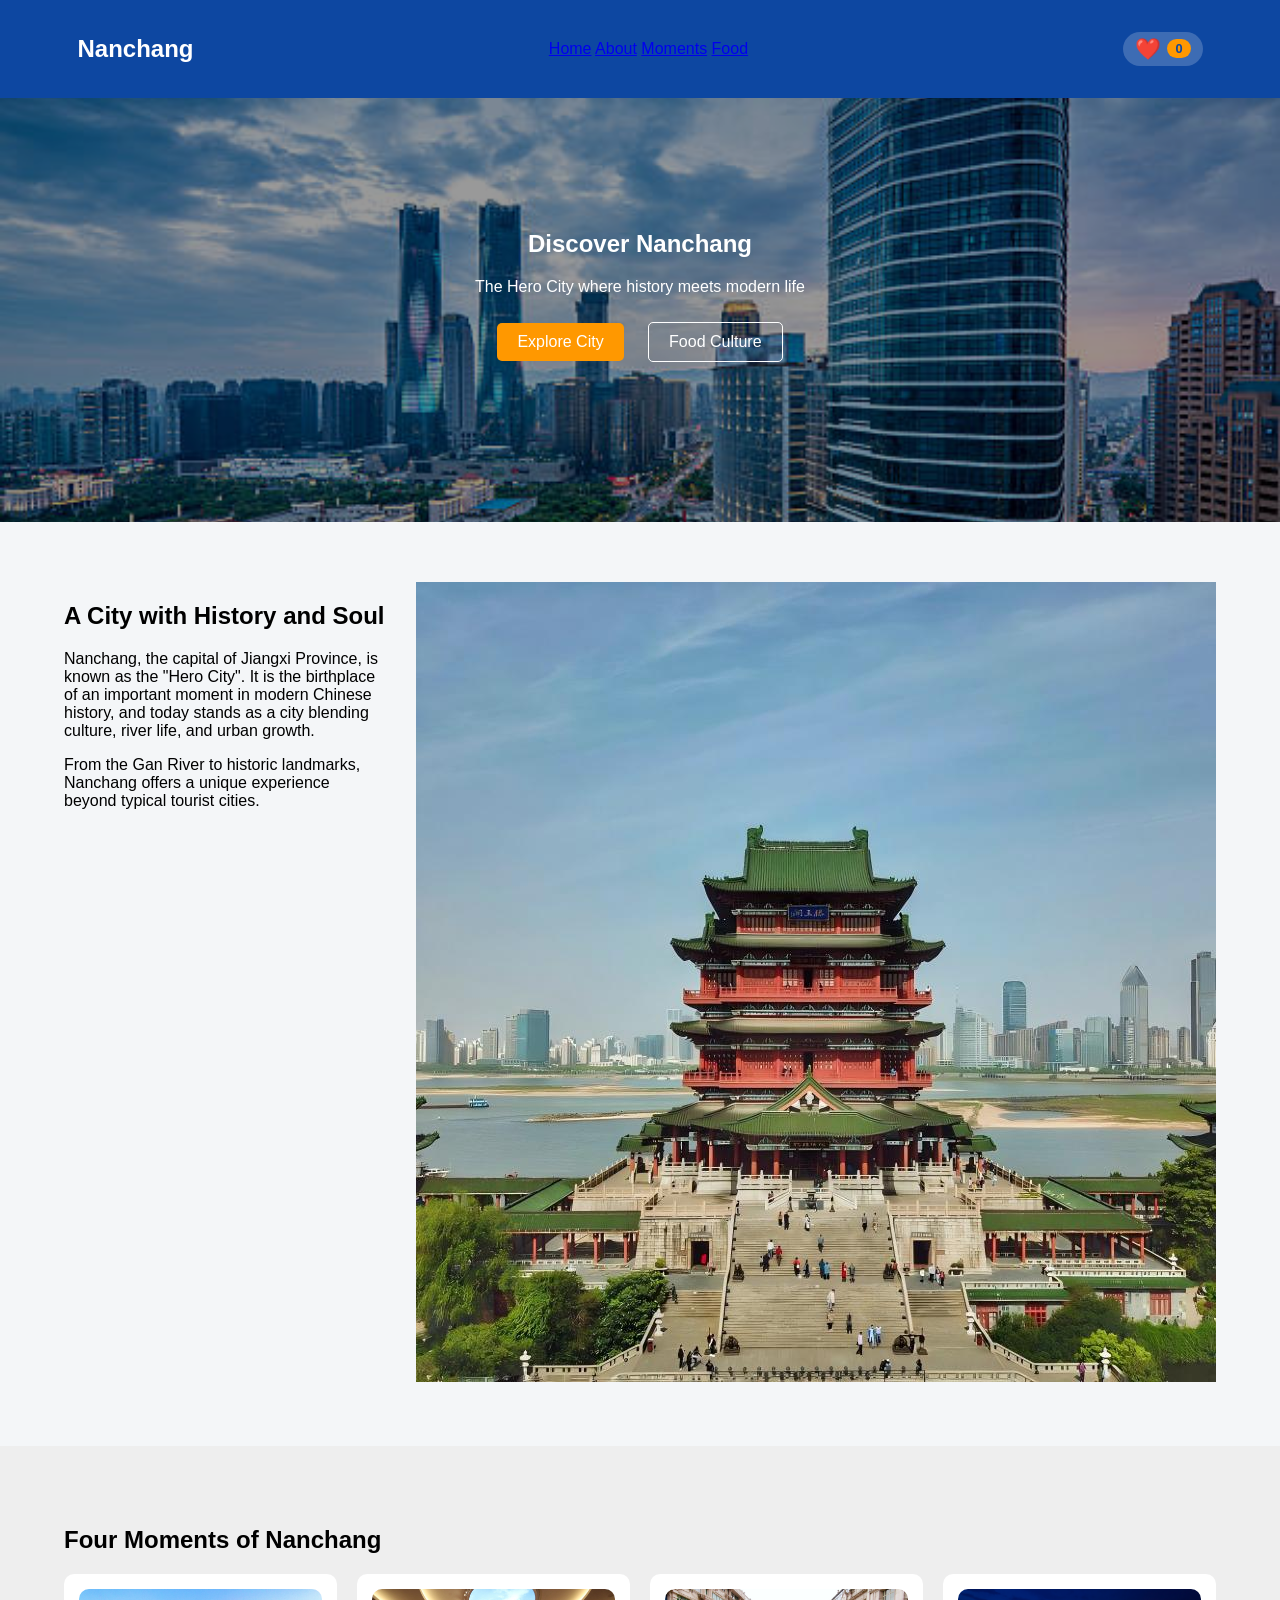
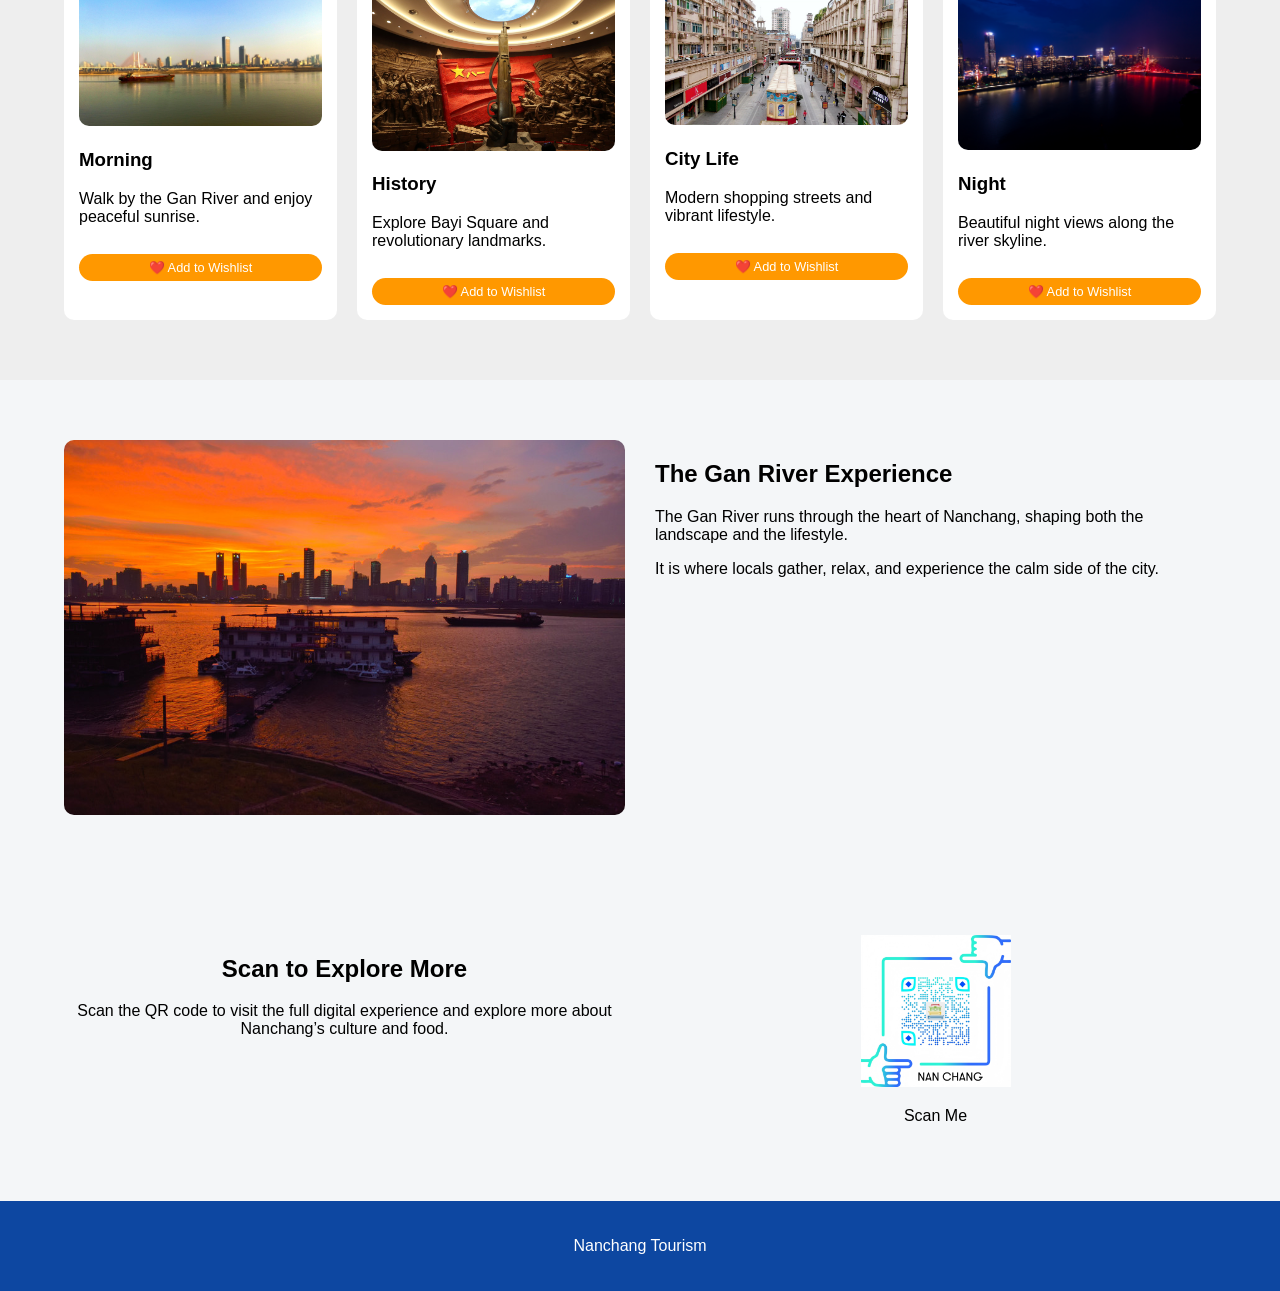
<file: index.html>
<!DOCTYPE html>
<html lang="en">
<head>
  <meta charset="UTF-8">
  <meta name="viewport" content="width=device-width, initial-scale=1.0">
  <title>Nanchang | Hero City of China</title>
  <link rel="stylesheet" href="style.css">
  <!-- Google tag (gtag.js) -->
<script async src="https://www.googletagmanager.com/gtag/js?id=G-XGGC574WQY"></script>
<script>
  window.dataLayer = window.dataLayer || [];
  function gtag(){dataLayer.push(arguments);}
  gtag('js', new Date());

  gtag('config', 'G-XGGC574WQY');
</script>
</head>
<body>

<!-- NAV -->
<header class="navbar">
  <div class="container nav-inner">
    <h2>Nanchang</h2>
    <nav>
      <a href="#">Home</a>
      <a href="#about">About</a>
      <a href="#moments">Moments</a>
      <a href="food.html">Food</a>
    </nav>
    <!-- Wishlist icon with counter -->
    <div class="wishlist-icon" id="wishlistIcon">
      <span class="heart-icon">❤️</span>
      <span class="wishlist-count" id="wishlistCount">0</span>
    </div>
  </div>
</header>

<!-- HERO -->
<section class="hero">
  <div class="overlay"></div>
  <div class="container hero-content">
    <h1>Discover Nanchang</h1>
    <p>The Hero City where history meets modern life</p>
    <div class="btn-group">
      <a href="#about" class="btn primary">Explore City</a>
      <a href="food.html" class="btn secondary">Food Culture</a>
    </div>
  </div>
</section>

<!-- ABOUT -->
<section id="about" class="section">
  <div class="container two-col">
    <div class="text">
      <h2>A City with History and Soul</h2>
      <p>
        Nanchang, the capital of Jiangxi Province, is known as the "Hero City".
        It is the birthplace of an important moment in modern Chinese history,
        and today stands as a city blending culture, river life, and urban growth.
      </p>
      <p>
        From the Gan River to historic landmarks, Nanchang offers a unique
        experience beyond typical tourist cities.
      </p>
    </div>
    <div class="image">
      <img src="images/city.jpg" alt="Nanchang skyline">
    </div>
  </div>
</section>

<!-- MOMENTS -->
<section id="moments" class="section gray">
  <div class="container">
    <h2>Four Moments of Nanchang</h2>
    <div class="grid-4">
      <div class="card" data-card-title="Morning by Gan River" data-card-desc="Walk by the Gan River and enjoy peaceful sunrise." data-card-img="images/morning.jpg">
        <img src="images/morning.jpg" alt="Morning">
        <h3>Morning</h3>
        <p>Walk by the Gan River and enjoy peaceful sunrise.</p>
        <button class="wishlist-btn" data-name="Morning by Gan River" data-desc="Walk by the Gan River and enjoy peaceful sunrise." data-img="images/morning.jpg">❤️ Add to Wishlist</button>
      </div>
      <div class="card" data-card-title="History & Revolution" data-card-desc="Explore Bayi Square and revolutionary landmarks." data-card-img="images/history.jpg">
        <img src="images/history.jpg" alt="History">
        <h3>History</h3>
        <p>Explore Bayi Square and revolutionary landmarks.</p>
        <button class="wishlist-btn" data-name="History & Revolution" data-desc="Explore Bayi Square and revolutionary landmarks." data-img="images/history.jpg">❤️ Add to Wishlist</button>
      </div>
      <div class="card" data-card-title="Modern City Life" data-card-desc="Modern shopping streets and vibrant lifestyle." data-card-img="images/citylife.jpg">
        <img src="images/citylife.jpg" alt="City Life">
        <h3>City Life</h3>
        <p>Modern shopping streets and vibrant lifestyle.</p>
        <button class="wishlist-btn" data-name="Modern City Life" data-desc="Modern shopping streets and vibrant lifestyle." data-img="images/citylife.jpg">❤️ Add to Wishlist</button>
      </div>
      <div class="card" data-card-title="Night Views" data-card-desc="Beautiful night views along the river skyline." data-card-img="images/night.jpg">
        <img src="images/night.jpg" alt="Night">
        <h3>Night</h3>
        <p>Beautiful night views along the river skyline.</p>
        <button class="wishlist-btn" data-name="Night Views" data-desc="Beautiful night views along the river skyline." data-img="images/night.jpg">❤️ Add to Wishlist</button>
      </div>
    </div>
  </div>
</section>

<!-- FEATURE IMAGE SPLIT -->
<section class="section">
  <div class="container split">
    <img src="images/river.jpg" alt="Gan River">
    <div>
      <h2>The Gan River Experience</h2>
      <p>
        The Gan River runs through the heart of Nanchang,
        shaping both the landscape and the lifestyle.
      </p>
      <p>
        It is where locals gather, relax, and experience
        the calm side of the city.
      </p>
    </div>
  </div>
</section>

<!-- QR SECTION -->
<section class="section qr">
  <div class="container two-col">
    <div>
      <h2>Scan to Explore More</h2>
      <p>
        Scan the QR code to visit the full digital experience
        and explore more about Nanchang’s culture and food.
      </p>
    </div>
    <div class="qr-box">
      <img src="images/qr.png" alt="QR Code">
      <p>Scan Me</p>
    </div>
  </div>
</section>

<!-- FOOTER -->
<footer class="footer">
  <p>Nanchang Tourism</p>
</footer>

<!-- WISHLIST SIDEBAR -->
<div class="wishlist-sidebar" id="wishlistSidebar">
  <div class="sidebar-header">
    <h3>My Wishlist ❤️</h3>
    <button class="close-sidebar" id="closeSidebar">&times;</button>
  </div>
  <div class="wishlist-items" id="wishlistItems">
    <p class="empty-message">Your wishlist is empty. Click the heart button on any card to save your favorite spots.</p>
  </div>
  <div class="sidebar-footer">
    <button id="clearWishlistBtn" class="clear-btn">Clear Wishlist</button>
  </div>
</div>

<!-- EXIT POPUP (no email) -->
<div id="exitPopup" class="exit-popup-overlay">
  <div class="exit-popup-content">
    <button class="close-popup" id="closePopupBtn">&times;</button>
    <h3>✈️ Wait, don't leave yet!</h3>
    <p>Add your favorite attractions, dishes, and experiences to your wishlist and plan your perfect Nanchang trip.</p>
    <div class="popup-buttons">
      <button id="openWishlistFromPopup" class="btn primary">📋 View My Wishlist</button>
      <button id="closePopupActionBtn" class="btn secondary">Continue Browsing</button>
    </div>
    <p class="small-note">Your saved items are stored locally — no account needed.</p>
  </div>
</div>

<script src="script.js"></script>
</body>
</html>
</file>
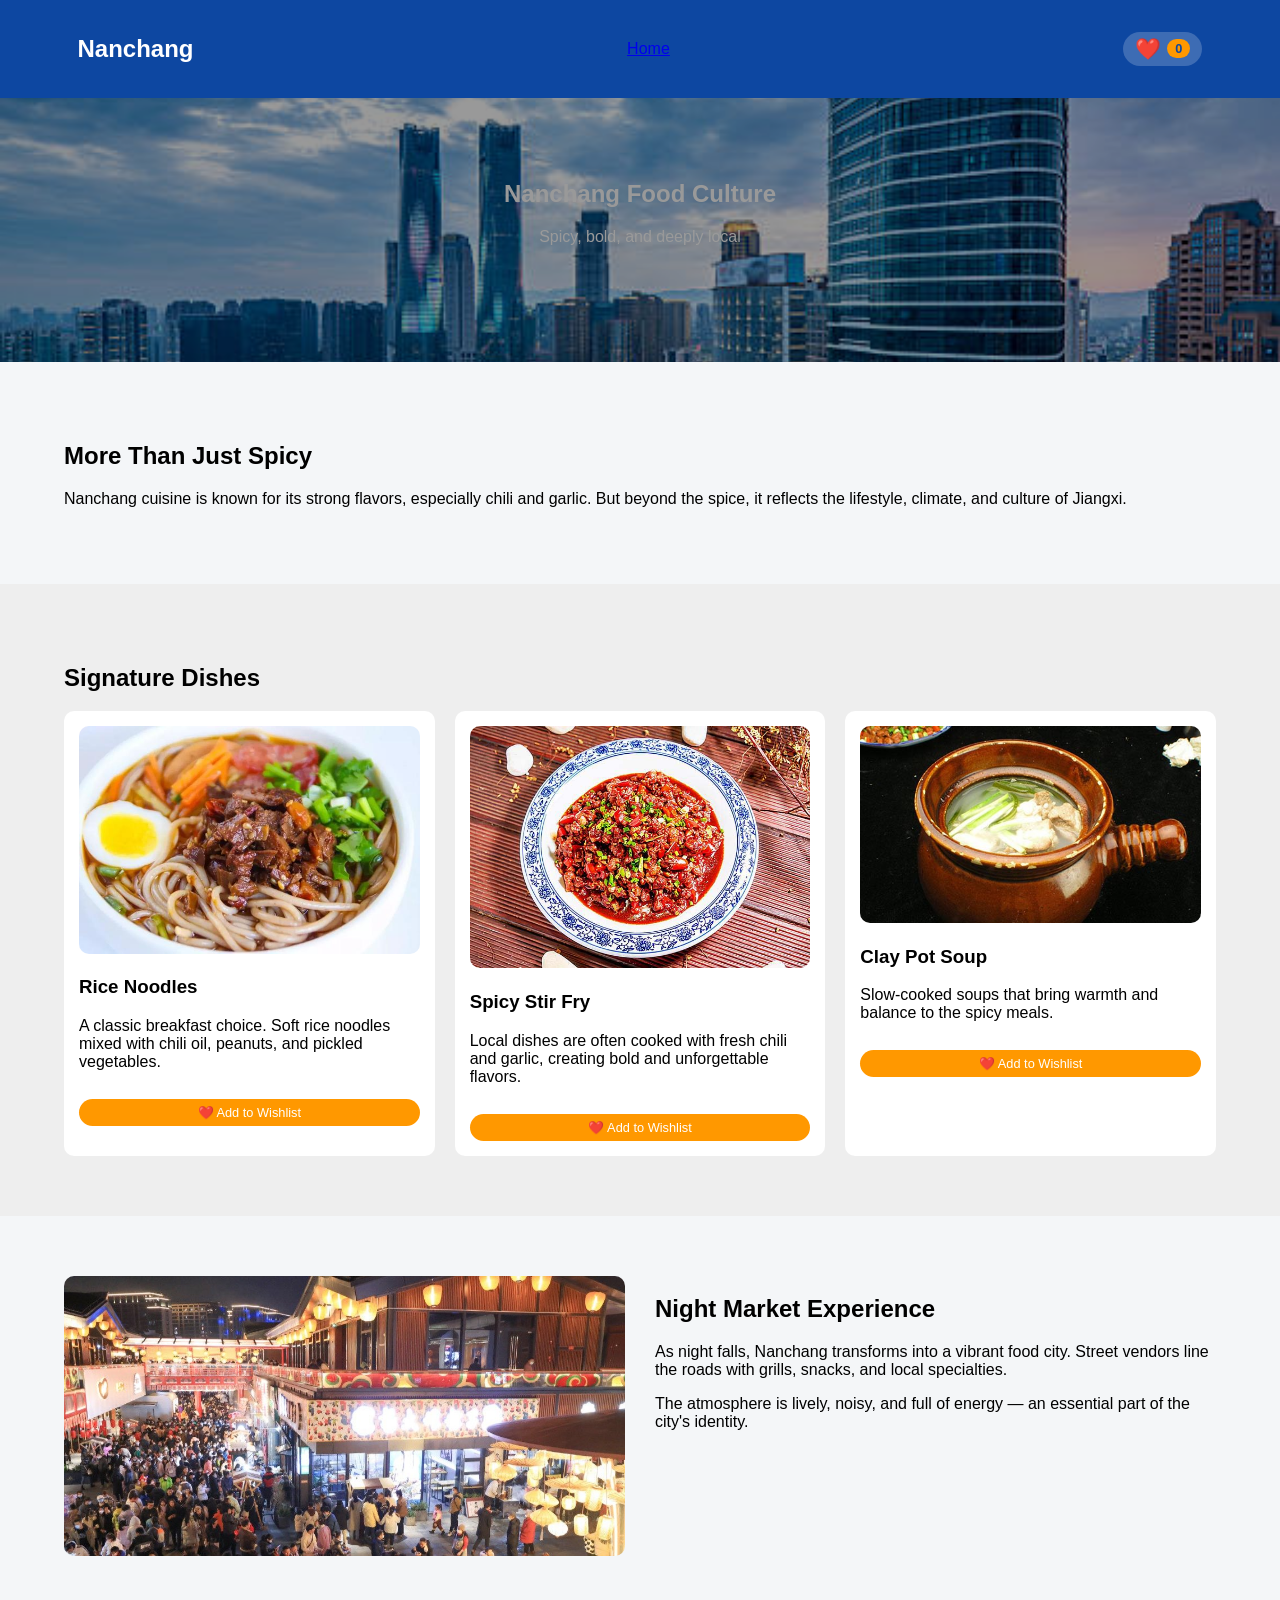
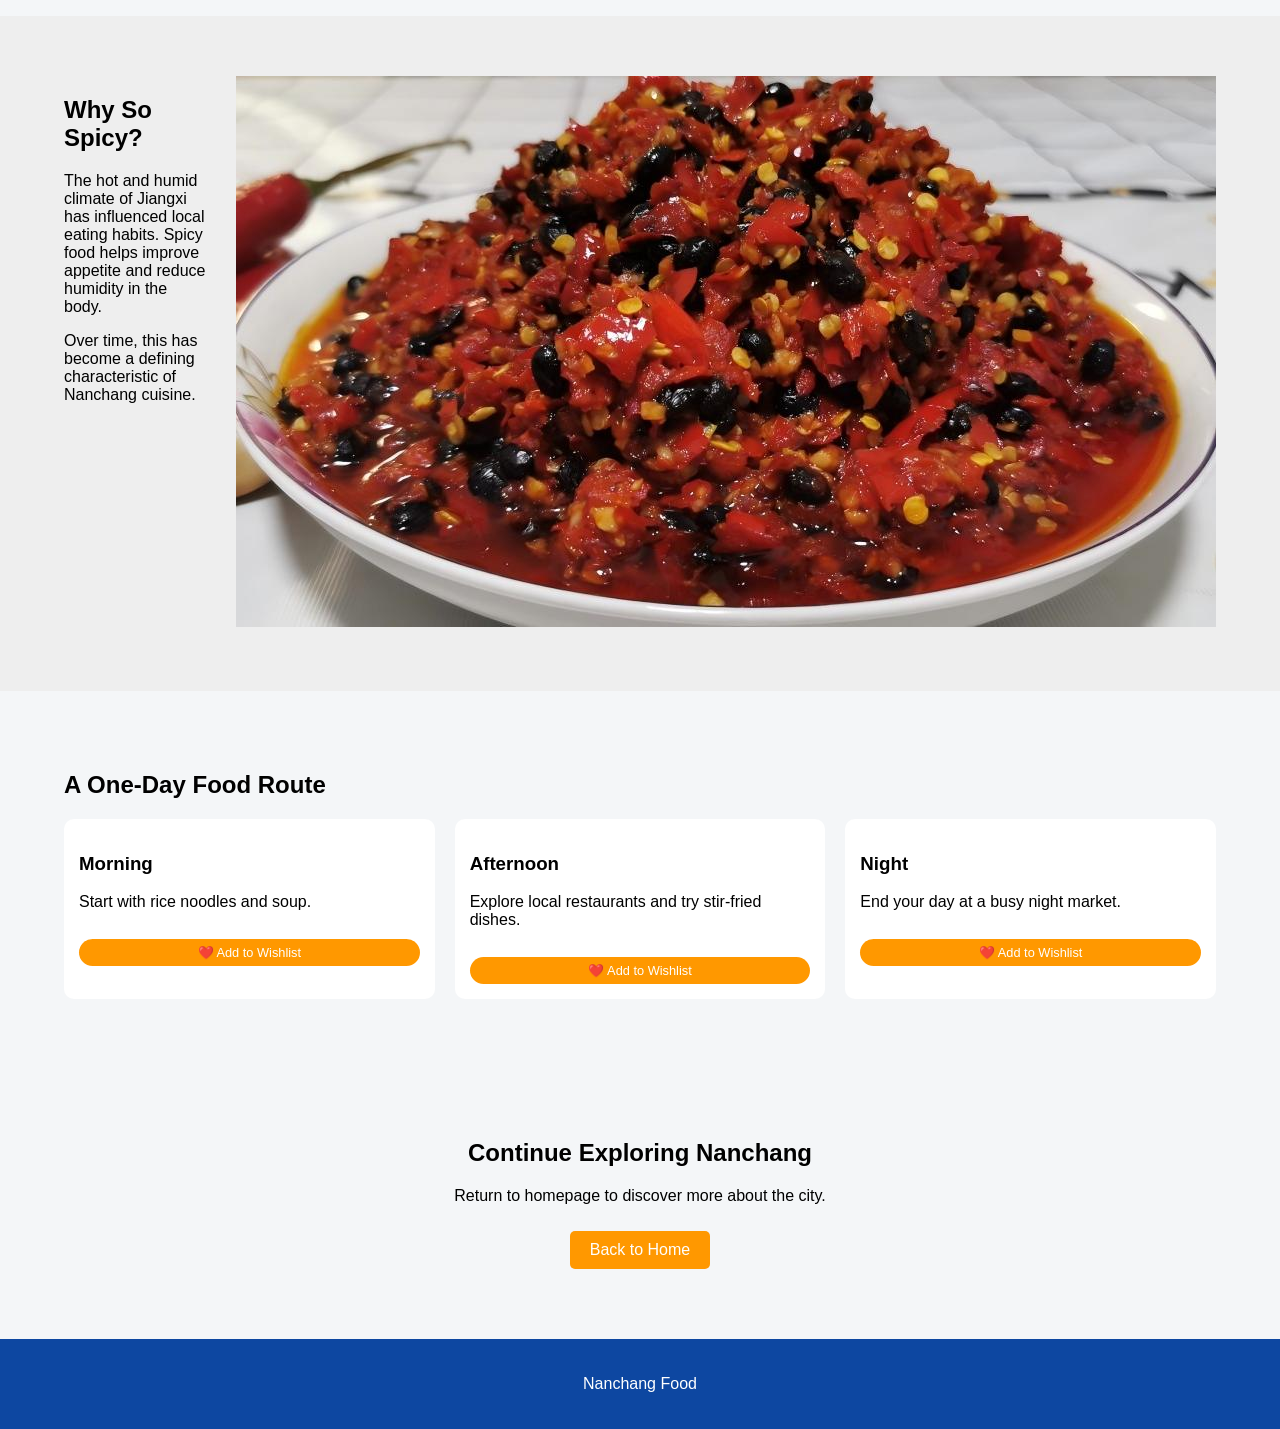
<file: food.html>
<!DOCTYPE html>
<html lang="en">
<head>
  <meta charset="UTF-8">
  <meta name="viewport" content="width=device-width, initial-scale=1.0">
  <title>Nanchang Food Culture</title>
  <link rel="stylesheet" href="style.css">
</head>
<body>

<!-- NAV -->
<header class="navbar">
  <div class="container nav-inner">
    <h2>Nanchang</h2>
    <nav>
      <a href="index.html">Home</a>
    </nav>
    <!-- Wishlist icon with counter -->
    <div class="wishlist-icon" id="wishlistIcon">
      <span class="heart-icon">❤️</span>
      <span class="wishlist-count" id="wishlistCount">0</span>
    </div>
  </div>
</header>

<!-- HERO -->
<section class="hero small">
  <div class="overlay"></div>
  <div class="container">
    <h1>Nanchang Food Culture</h1>
    <p>Spicy, bold, and deeply local</p>
  </div>
</section>

<!-- INTRO -->
<section class="section">
  <div class="container">
    <h2>More Than Just Spicy</h2>
    <p>
      Nanchang cuisine is known for its strong flavors, especially chili and garlic.
      But beyond the spice, it reflects the lifestyle, climate, and culture of Jiangxi.
    </p>
  </div>
</section>

<!-- SIGNATURE DISHES -->
<section class="section gray">
  <div class="container">
    <h2>Signature Dishes</h2>
    <div class="grid-3">
      <div class="card" data-card-title="Rice Noodles" data-card-desc="A classic breakfast choice. Soft rice noodles mixed with chili oil, peanuts, and pickled vegetables." data-card-img="images/noodle.jpg">
        <img src="images/noodle.jpg" alt="Rice Noodles">
        <h3>Rice Noodles</h3>
        <p>A classic breakfast choice. Soft rice noodles mixed with chili oil, peanuts, and pickled vegetables.</p>
        <button class="wishlist-btn" data-name="Nanchang Rice Noodles" data-desc="A classic breakfast choice. Soft rice noodles mixed with chili oil, peanuts, and pickled vegetables." data-img="images/noodle.jpg">❤️ Add to Wishlist</button>
      </div>
      <div class="card" data-card-title="Spicy Stir Fry" data-card-desc="Local dishes are often cooked with fresh chili and garlic, creating bold and unforgettable flavors." data-card-img="images/spicy.jpg">
        <img src="images/spicy.jpg" alt="Spicy Stir Fry">
        <h3>Spicy Stir Fry</h3>
        <p>Local dishes are often cooked with fresh chili and garlic, creating bold and unforgettable flavors.</p>
        <button class="wishlist-btn" data-name="Spicy Stir Fry" data-desc="Local dishes cooked with fresh chili and garlic, bold and unforgettable flavors." data-img="images/spicy.jpg">❤️ Add to Wishlist</button>
      </div>
      <div class="card" data-card-title="Clay Pot Soup" data-card-desc="Slow-cooked soups that bring warmth and balance to the spicy meals." data-card-img="images/soup.jpg">
        <img src="images/soup.jpg" alt="Clay Pot Soup">
        <h3>Clay Pot Soup</h3>
        <p>Slow-cooked soups that bring warmth and balance to the spicy meals.</p>
        <button class="wishlist-btn" data-name="Clay Pot Soup" data-desc="Slow-cooked soups that bring warmth and balance to the spicy meals." data-img="images/soup.jpg">❤️ Add to Wishlist</button>
      </div>
    </div>
  </div>
</section>

<!-- STREET FOOD EXPERIENCE -->
<section class="section">
  <div class="container split">
    <img src="images/street.jpg" alt="Street Food">
    <div>
      <h2>Night Market Experience</h2>
      <p>
        As night falls, Nanchang transforms into a vibrant food city.
        Street vendors line the roads with grills, snacks, and local specialties.
      </p>
      <p>
        The atmosphere is lively, noisy, and full of energy —
        an essential part of the city's identity.
      </p>
    </div>
  </div>
</section>

<!-- FOOD CULTURE -->
<section class="section gray">
  <div class="container two-col">
    <div>
      <h2>Why So Spicy?</h2>
      <p>
        The hot and humid climate of Jiangxi has influenced local eating habits.
        Spicy food helps improve appetite and reduce humidity in the body.
      </p>
      <p>
        Over time, this has become a defining characteristic of Nanchang cuisine.
      </p>
    </div>
    <div>
      <img src="images/chili.jpg" alt="Chili">
    </div>
  </div>
</section>

<!-- FOOD ROUTE / EXPERIENCE -->
<section class="section">
  <div class="container">
    <h2>A One-Day Food Route</h2>
    <div class="grid-3">
      <div class="card" data-card-title="Morning Food Tour" data-card-desc="Start with rice noodles and soup." data-card-img="">
        <h3>Morning</h3>
        <p>Start with rice noodles and soup.</p>
        <button class="wishlist-btn" data-name="Morning Food Route" data-desc="Start your day with rice noodles and soup." data-img="">❤️ Add to Wishlist</button>
      </div>
      <div class="card" data-card-title="Afternoon Food Tour" data-card-desc="Explore local restaurants and try stir-fried dishes." data-card-img="">
        <h3>Afternoon</h3>
        <p>Explore local restaurants and try stir-fried dishes.</p>
        <button class="wishlist-btn" data-name="Afternoon Food Route" data-desc="Explore local restaurants and try stir-fried dishes." data-img="">❤️ Add to Wishlist</button>
      </div>
      <div class="card" data-card-title="Night Food Tour" data-card-desc="End your day at a busy night market." data-card-img="">
        <h3>Night</h3>
        <p>End your day at a busy night market.</p>
        <button class="wishlist-btn" data-name="Night Food Route" data-desc="End your day at a busy night market." data-img="">❤️ Add to Wishlist</button>
      </div>
    </div>
  </div>
</section>

<!-- CTA -->
<section class="section qr">
  <div class="container">
    <h2>Continue Exploring Nanchang</h2>
    <p>Return to homepage to discover more about the city.</p>
    <a href="index.html" class="btn primary">Back to Home</a>
  </div>
</section>

<!-- FOOTER -->
<footer class="footer">
  <p>Nanchang Food</p>
</footer>

<!-- WISHLIST SIDEBAR -->
<div class="wishlist-sidebar" id="wishlistSidebar">
  <div class="sidebar-header">
    <h3>My Wishlist ❤️</h3>
    <button class="close-sidebar" id="closeSidebar">&times;</button>
  </div>
  <div class="wishlist-items" id="wishlistItems">
    <p class="empty-message">Your wishlist is empty. Click the heart button on any dish or route to save your favorites.</p>
  </div>
  <div class="sidebar-footer">
    <button id="clearWishlistBtn" class="clear-btn">Clear Wishlist</button>
  </div>
</div>

<!-- EXIT POPUP (no email) -->
<div id="exitPopup" class="exit-popup-overlay">
  <div class="exit-popup-content">
    <button class="close-popup" id="closePopupBtn">&times;</button>
    <h3>🍜 Love Nanchang food?</h3>
    <p>Save your favorite dishes and food routes to your wishlist — come back anytime to plan your culinary adventure.</p>
    <div class="popup-buttons">
      <button id="openWishlistFromPopup" class="btn primary">📋 View My Wishlist</button>
      <button id="closePopupActionBtn" class="btn secondary">Keep Exploring</button>
    </div>
    <p class="small-note">All your saved items stay in your browser — no signup needed.</p>
  </div>
</div>

<script src="script.js"></script>
</body>
</html>
</file>
<file: style.css>
body {
  margin: 0;
  font-family: Arial;
  background: #f4f6f8;
}

/* Layout */
.container {
  width: 90%;
  margin: auto;
}

/* NAV */
.navbar {
  background: #0d47a1;
  color: white;
  padding: 15px;
  position: fixed;
  width: 100%;
  top: 0;
  z-index: 1000;
  transition: all 0.3s ease;
  box-sizing: border-box;
}

.nav-inner {
  display: flex;
  justify-content: space-between;
  align-items: center;
}

/* Wishlist icon styles */
.wishlist-icon {
  cursor: pointer;
  display: flex;
  align-items: center;
  gap: 6px;
  background: rgba(255,255,255,0.2);
  padding: 5px 12px;
  border-radius: 30px;
  transition: 0.2s;
  margin-left: 20px;
}
.wishlist-icon:hover {
  background: rgba(255,255,255,0.4);
  transform: scale(1.02);
}
.heart-icon {
  font-size: 1.3rem;
}
.wishlist-count {
  background: #ff9800;
  border-radius: 20px;
  padding: 2px 8px;
  font-size: 0.8rem;
  font-weight: bold;
  color: #0d47a1;
}

/* HERO */
.hero {
  background: url('images/hero.jpg') center/cover;
  color: white;
  padding: 150px 0;
  position: relative;
  text-align: center;
  margin-top: 60px;
}

.overlay {
  position: absolute;
  inset: 0;
  background: rgba(0,0,0,0.4);
}

.hero-content {
  position: relative;
}

.hero.small {
  padding: 100px 0;
  margin-top: 60px;
}

/* BUTTON */
.btn {
  padding: 10px 20px;
  margin: 10px;
  text-decoration: none;
  border-radius: 5px;
  display: inline-block;
  border: none;
  cursor: pointer;
  font-size: 1rem;
}

.primary {
  background: #ff9800;
  color: white;
}

.secondary {
  border: 1px solid white;
  color: white;
  background: transparent;
}

/* SECTION */
.section {
  padding: 60px 0;
}

.gray {
  background: #eee;
}

/* GRID */
.grid-4 {
  display: grid;
  grid-template-columns: repeat(4,1fr);
  gap: 20px;
}

.grid-3 {
  display: grid;
  grid-template-columns: repeat(3,1fr);
  gap: 20px;
}

/* CARD */
.card {
  background: white;
  padding: 15px;
  border-radius: 10px;
  position: relative;
  transition: all 0.3s ease;
}

.card img {
  width: 100%;
  border-radius: 10px;
}

/* Wishlist button inside cards */
.wishlist-btn {
  background: #ff9800;
  border: none;
  color: white;
  padding: 6px 12px;
  border-radius: 30px;
  margin-top: 12px;
  cursor: pointer;
  font-size: 0.8rem;
  transition: 0.2s;
  width: 100%;
}
.wishlist-btn:hover {
  background: #e68900;
  transform: scale(1.02);
}

/* SPLIT */
.two-col {
  display: grid;
  grid-template-columns: 1fr 1fr;
  gap: 30px;
}

.split {
  display: grid;
  grid-template-columns: 1fr 1fr;
  gap: 30px;
}

.split img {
  width: 100%;
  border-radius: 10px;
}

/* QR */
.qr {
  text-align: center;
}

.qr-box img {
  width: 150px;
}

/* FOOTER */
.footer {
  background: #0d47a1;
  color: white;
  text-align: center;
  padding: 20px;
}

/* Wishlist Sidebar */
.wishlist-sidebar {
  position: fixed;
  top: 0;
  right: -380px;
  width: 350px;
  height: 100%;
  background: white;
  box-shadow: -2px 0 12px rgba(0,0,0,0.2);
  z-index: 2000;
  transition: right 0.3s ease;
  display: flex;
  flex-direction: column;
  font-family: Arial;
}
.wishlist-sidebar.open {
  right: 0;
}
.sidebar-header {
  display: flex;
  justify-content: space-between;
  align-items: center;
  padding: 20px;
  border-bottom: 1px solid #ddd;
  background: #0d47a1;
  color: white;
}
.sidebar-header h3 {
  margin: 0;
}
.close-sidebar {
  background: none;
  border: none;
  font-size: 28px;
  cursor: pointer;
  color: white;
}
.wishlist-items {
  flex: 1;
  overflow-y: auto;
  padding: 15px;
}
.wishlist-item {
  display: flex;
  gap: 12px;
  margin-bottom: 15px;
  border-bottom: 1px solid #eee;
  padding-bottom: 12px;
  align-items: flex-start;
}
.wishlist-item-img {
  width: 60px;
  height: 60px;
  object-fit: cover;
  border-radius: 8px;
  background: #f0f0f0;
}
.wishlist-item-info {
  flex: 1;
}
.wishlist-item-info h4 {
  margin: 0 0 5px;
  font-size: 1rem;
}
.wishlist-item-info p {
  margin: 0;
  font-size: 0.8rem;
  color: #555;
}
.remove-item {
  background: #dc3545;
  border: none;
  color: white;
  padding: 4px 8px;
  border-radius: 20px;
  cursor: pointer;
  font-size: 0.7rem;
  margin-top: 5px;
}
.sidebar-footer {
  padding: 15px;
  border-top: 1px solid #ddd;
  text-align: center;
}
.clear-btn {
  background: #6c757d;
  color: white;
  border: none;
  padding: 8px 16px;
  border-radius: 30px;
  cursor: pointer;
}
.empty-message {
  text-align: center;
  color: #888;
  padding: 20px;
}

/* Exit Popup (no email) */
.exit-popup-overlay {
  position: fixed;
  top: 0;
  left: 0;
  width: 100%;
  height: 100%;
  background: rgba(0,0,0,0.7);
  z-index: 3000;
  display: flex;
  align-items: center;
  justify-content: center;
  visibility: hidden;
  opacity: 0;
  transition: visibility 0.2s, opacity 0.2s;
}
.exit-popup-overlay.active {
  visibility: visible;
  opacity: 1;
}
.exit-popup-content {
  background: white;
  max-width: 450px;
  width: 90%;
  padding: 30px 25px;
  border-radius: 20px;
  text-align: center;
  position: relative;
  box-shadow: 0 10px 25px rgba(0,0,0,0.2);
}
.close-popup {
  position: absolute;
  top: 12px;
  right: 18px;
  background: none;
  border: none;
  font-size: 28px;
  cursor: pointer;
  color: #888;
}
.popup-buttons {
  display: flex;
  flex-direction: column;
  gap: 15px;
  margin: 20px 0;
}
.small-note {
  font-size: 0.7rem;
  color: #777;
}

/* MOBILE */
@media(max-width:768px){
  .grid-4, .grid-3, .two-col, .split {
    grid-template-columns: 1fr;
  }
  .wishlist-sidebar {
    width: 280px;
  }
  .nav-inner {
    flex-wrap: wrap;
  }
  .wishlist-icon {
    margin-left: auto;
  }
}

/* Animation classes */
.hidden {
  opacity: 0;
  transform: translateY(40px);
  transition: all 0.6s ease;
}
.show {
  opacity: 1;
  transform: translateY(0);
}
.navbar.scrolled {
  background: rgba(13,71,161,0.95);
  backdrop-filter: blur(10px);
}
.card {
  transition: all 0.3s ease;
}
.backTop {
  position: fixed;
  bottom: 30px;
  right: 30px;
  background: #ff9800;
  color: white;
  border: none;
  padding: 10px 15px;
  font-size: 20px;
  border-radius: 50%;
  cursor: pointer;
  display: none;
  z-index: 999;
}
/* Toast notification */
.dynamic-toast {
  position: fixed;
  bottom: 80px;
  left: 50%;
  transform: translateX(-50%);
  background: #0d47a1;
  color: white;
  padding: 8px 20px;
  border-radius: 40px;
  z-index: 9999;
  font-size: 0.9rem;
  transition: opacity 0.2s;
  pointer-events: none;
}
</file>
